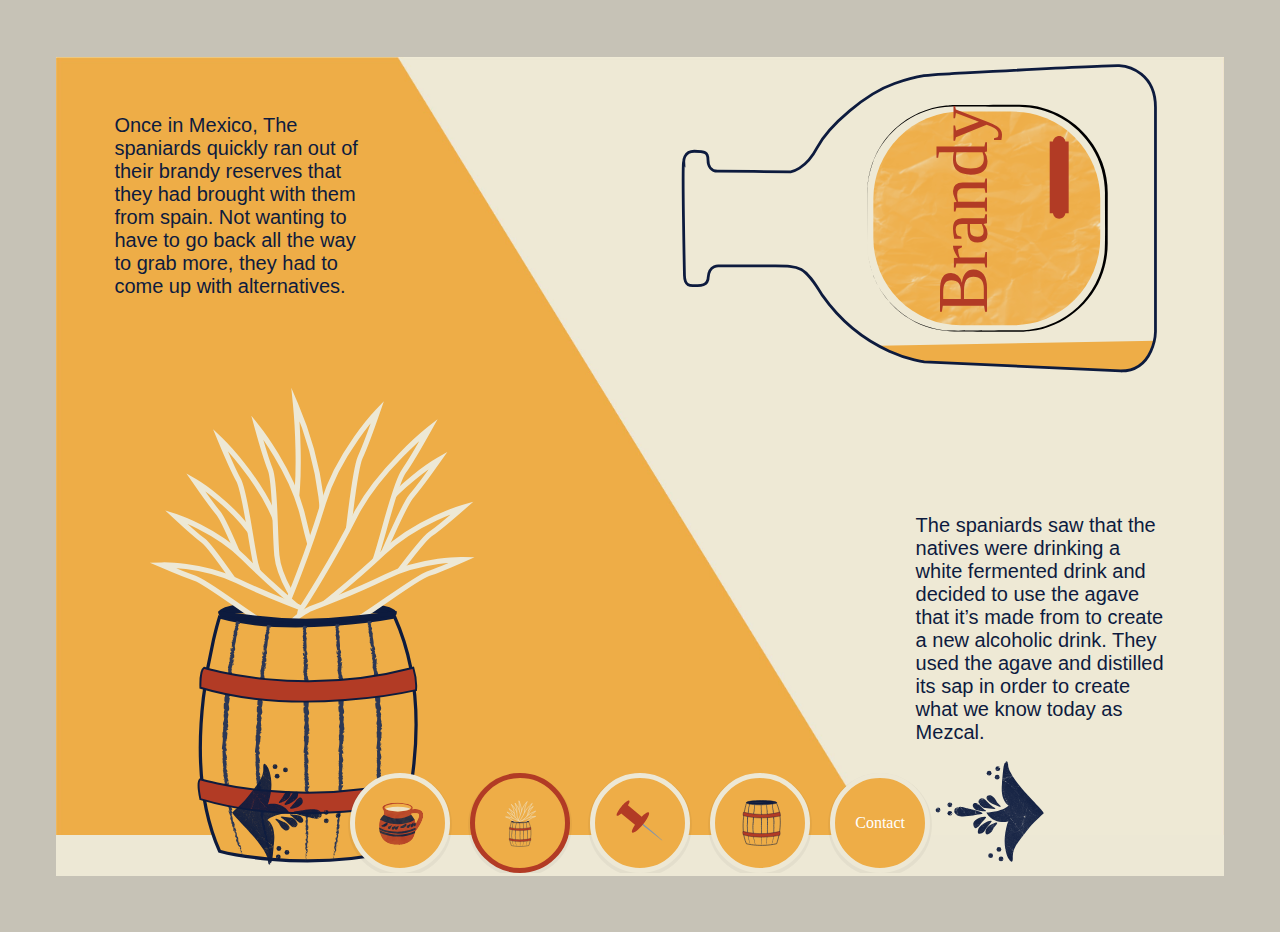
<file: col_info.html>
<html>
	<head>
		<!-- scripts -->
		
		<!-- styles -->
		<link rel="stylesheet" type="text/css" href="css/grid.css">
		<link rel="stylesheet" type="text/css" href="css/reset.css">
		<link rel="stylesheet" type="text/css" href="css/style.css">
		<!-- SEO -->
		<meta name="description" content="The History of Twqui">
		<meta name="author" content= "Alvaro Gonzalez Reynaud">
		<meta name="viewport" Content= "width=device-width, initial-scale=1.0">
		<!-- Bookmark Icon -->
		<link rel="icon" type="image/png" href="images/icon.png">
		<!-- Load Google Fonts -->
		<title> The History of Tequila</title>
	</head>

	<body>
		<div id="wrapper">
			<div class="grid">
				<div class="width-12-12-m width-12-12 project">
					<div class="project_inner_1">


						
						<div class="coltxt2"><p> Once in Mexico, The spaniards quickly ran out of their brandy reserves that they had brought with them from spain. Not wanting to have to go back all the way to grab more, they had to come up with alternatives.</p></div>

						<div class="coltxt3"><p> The spaniards saw that the natives were drinking a white fermented drink and decided to use the agave that it’s made from to create a new alcoholic drink. They used the agave and distilled its sap in order to create what we know today as Mezcal.</p></div>

						<div class="agbarrel"><img src="images/agave_barrel2.svg"></div>
						<div class="empty_bottle"><img src="images/empty_bottle.svg"></div>

					
							
						
						<!--
					 


						-->








						<!-- Bottom UI -->	

						<div class="timecontainer">
							<div class="timecontainer_inner">
								<div class="timeline">
									<div class ="elementcontainer">
										<div class ="leftarrow lhover">
											<a href="colonization.html"><img src="images/arrow_left.svg"></a>
										</div>
										<ul>
											<li>
												<a  href="pulque.html"><img class="icon" src="images/pulque.svg"></a>
											</li>	
											<li>
												<a id="active" href="colonization.html"><img class ="icon" src="images/agave_barrel2.svg"></a>
											</li>	
											<li>
												<a href="tequila.html"><img class="icon" src="images/pin.svg"></a>
											</li>	
											<li>
												<a href="cuervo.html"><img class="icon" src="images/single_barrel.svg"></a>
											</li>	
											<li>
												<a href="modern.html">Contact</a>
											</li>	
										</ul>
									<div class ="rightarrow rhover"><a href="tequila.html"><img src="images/arrow_right.svg"></a></div>
																				



									</div>
								</div>
							</div>
						</div>
						

						<!--
						<div class="pg2circle"></div>
						-->

							

						<div><img src="images/colbg.jpg"></div>




						


						<!-- Ref Img 
						<div><img src="images/colbg.jpg"></div>
						-->
						


						
						
						
					</div>
					
				</div>
			</div>
		</div>


	</body>


</html>
</file>
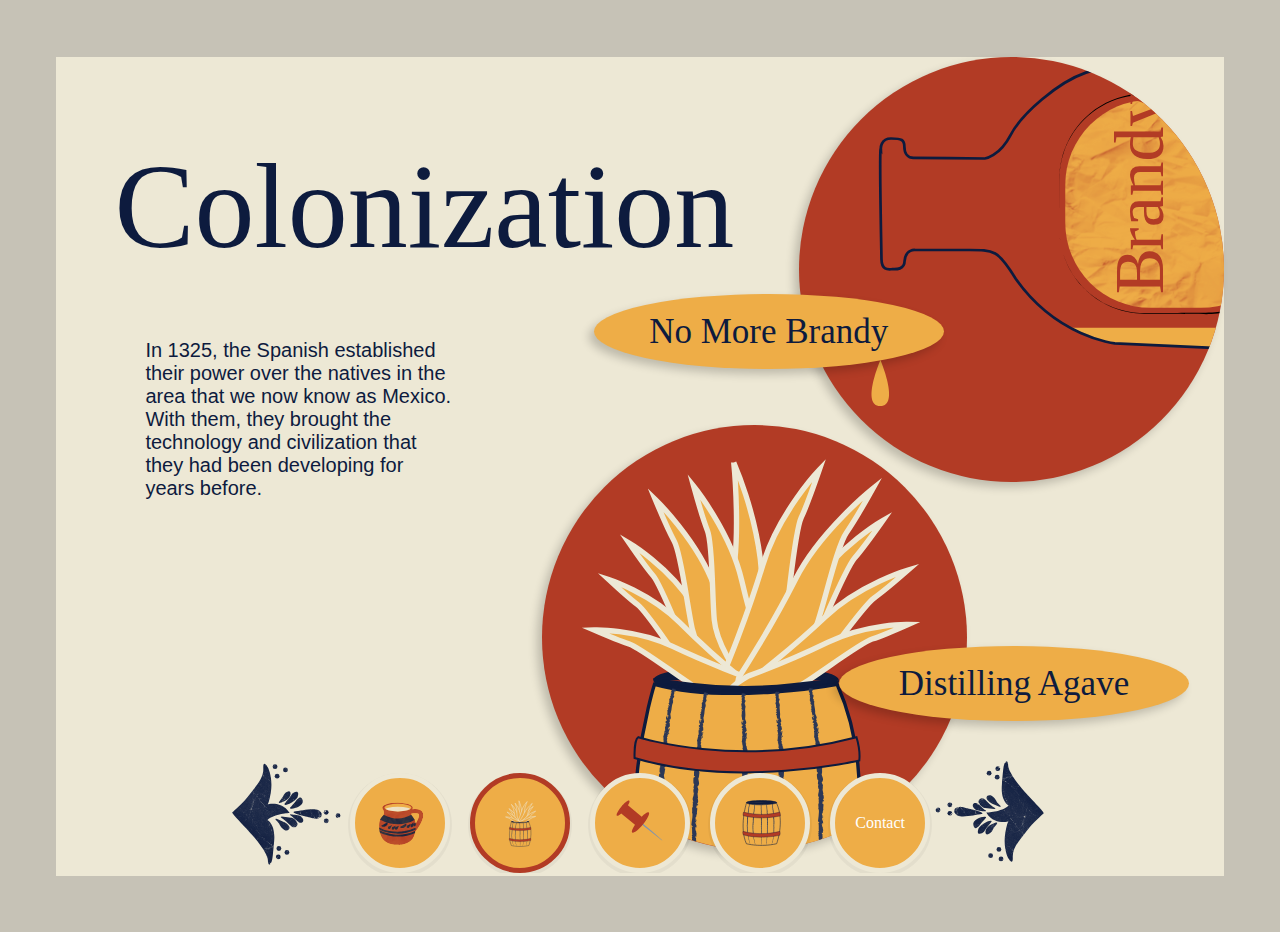
<file: colonization.html>
<html>
	<head>
		<!-- scripts -->
		
		<!-- styles -->
		<link rel="stylesheet" type="text/css" href="css/grid.css">
		<link rel="stylesheet" type="text/css" href="css/reset.css">
		<link rel="stylesheet" type="text/css" href="css/style.css">
		<!-- SEO -->
		<meta name="description" content="The History of Twqui">
		<meta name="author" content= "Alvaro Gonzalez Reynaud">
		<meta name="viewport" Content= "width=device-width, initial-scale=1.0">
		<!-- Bookmark Icon -->
		<link rel="icon" type="image/png" href="images/icon.png">
		<!-- Load Google Fonts -->
		<title> The History of Tequila</title>
	</head>

	<body>
		<div id="wrapper">
			<div class="grid">
				<div class="width-12-12-m width-12-12 project">
					<div class="project_inner_1">


						<div class="colword"><h1>Colonization</h1>
							<div class="coltxt"><p> In 1325, the Spanish established their power over the natives in the area that we now know as Mexico. With them, they brought the technology and civilization that they had been developing for years before. </p></div>
						</div>
							
						<div class="colcircle1 shadow"><img src="images/col_bottle.svg"><img class="drop" src="images/drop.svg"></div>
						<div class="colcircle2 shadow"><img src="images/agave_barrel.svg"></div> 

						<a href="col_info.html"><div class="colelipse1 shadow slide"><h2>No More Brandy</h2></div></a>
						<a href="col_info.html"><div class="colelipse2 shadow slide "><h2>Distilling Agave</h2></div></a>
						
						<!--
						

						<div class="pulquebottom"><img src="images/pulquebg.svg"></div>

						<div class="pulquejar"><img src="images/pulque.svg"></div>


						-->








						<!-- Bottom UI -->	

						<div class="timecontainer">
							<div class="timecontainer_inner">
								<div class="timeline">
									<div class ="elementcontainer">
										<div class ="leftarrow lhover">
											<a href="pulque.html"><img src="images/arrow_left.svg"></a>
										</div>
										<ul>
											<li>
												<a  href="pulque.html"><img class="icon" src="images/pulque.svg"></a>
											</li>	
											<li>
												<a id="active" href="colonization.html"><img class ="icon" src="images/agave_barrel2.svg"></a>
											</li>	
											<li>
												<a href="tequila.html"><img class="icon" src="images/pin.svg"></a>
											</li>	
											<li>
												<a href="cuervo.html"><img class="icon" src="images/single_barrel.svg"></a>
											</li>	
											<li>
												<a href="modern.html">Contact</a>
											</li>	
										</ul>
									<div class ="rightarrow rhover"><a href="col_info.html"><img src="images/arrow_right.svg"></a></div>
																				



								</div>
								</div>
							</div>
						</div>
						

						<!--
						<div class="pg2circle"></div>
						-->

							






						


						<!-- Ref Img 
						<div><img src="images/pg3.jpg"></div>
						-->
						


						
						
						
					</div>
					
				</div>
			</div>
		</div>


	</body>


</html>
</file>
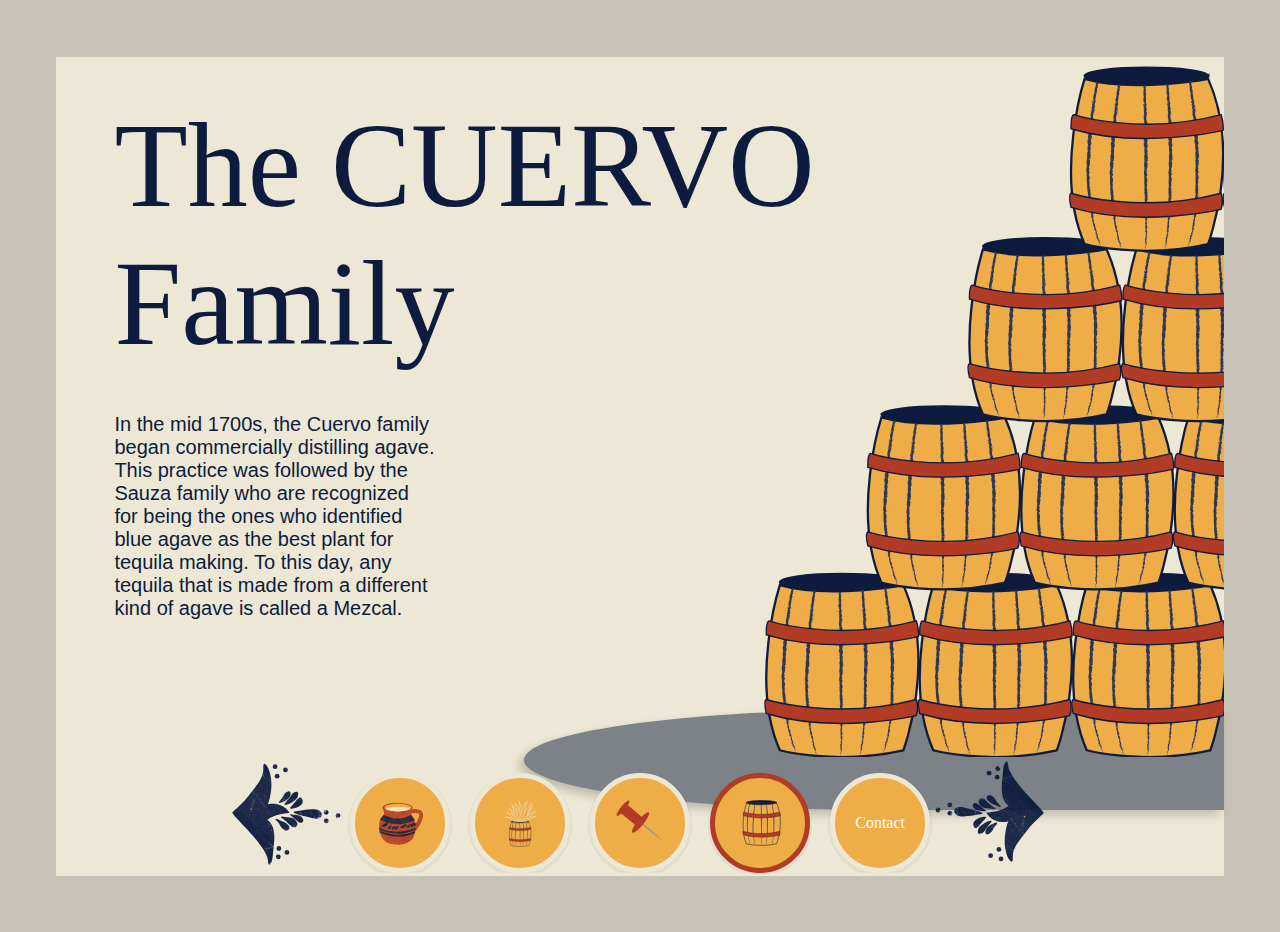
<file: cuervo.html>
<html>
	<head>
		<!-- scripts -->
		
		<!-- styles -->
		<link rel="stylesheet" type="text/css" href="css/grid.css">
		<link rel="stylesheet" type="text/css" href="css/reset.css">
		<link rel="stylesheet" type="text/css" href="css/style.css">
		<!-- SEO -->
		<meta name="description" content="The History of Twqui">
		<meta name="author" content= "Alvaro Gonzalez Reynaud">
		<meta name="viewport" Content= "width=device-width, initial-scale=1.0">
		<!-- Bookmark Icon -->
		<link rel="icon" type="image/png" href="images/icon.png">
		<!-- Load Google Fonts -->
		<title> The History of Tequila</title>
	</head>

	<body>
		<div id="wrapper">
			<div class="grid">
				<div class="width-12-12-m width-12-12 project">
					<div class="project_inner_1">
						<div class="barrelshadow shadow"></div>

						<div class="cuervoword"><h1>The CUERVO <br>Family</h1>
							<div class="cuervotxt"><p> In the mid 1700s, the Cuervo family began commercially distilling agave. This practice was followed by the Sauza family who are recognized for being the ones who identified blue agave as the best plant for tequila making. To this day, any tequila that is made from a different kind of agave is called a Mezcal. </p></div>
						</div>

					

						<div class="barrels1 "><img src="images/barrels.svg"></div>
						

						<!-- Bottom UI -->	

						<div class="timecontainer">
							<div class="timecontainer_inner">
								<div class="timeline">
									<div class ="elementcontainer">
										<div class ="leftarrow lhover">
											<a href="tequila.html"><img src="images/arrow_left.svg"></a>
										</div>
										<ul>
											<li>
												<a  href="pulque.html"><img class="icon" src="images/pulque.svg"></a>
											</li>	
											<li>
												<a href="colonization.html"><img class="icon" src="images/agave_barrel2.svg"></a>
											</li>	
											<li>
												<a  href="tequila.html"><img class="icon" src="images/pin.svg"></a>
											</li>	
											<li>
												<a id="active" href="cuervo.html"><img class="icon" src="images/single_barrel.svg"></a>
											</li>	
											<li>
												<a href="modern.html">Contact</a>
											</li>	
										</ul>
									<div class ="rightarrow rhover"><a href="modern.html"><img src="images/arrow_right.svg"></a></div>
																				



								</div>
								</div>
							</div>
						</div>
						

						<!--
						<div class="pg2circle"></div>
						-->

							






					


						<!-- Ref Img 
								<div><img src="images/teqbg.jpg"></div>
						<div><img src="images/pg2.jpg"></div>
						-->
						


						
						
						
					</div>
					
				</div>
			</div>
		</div>


	</body>


</html>
</file>
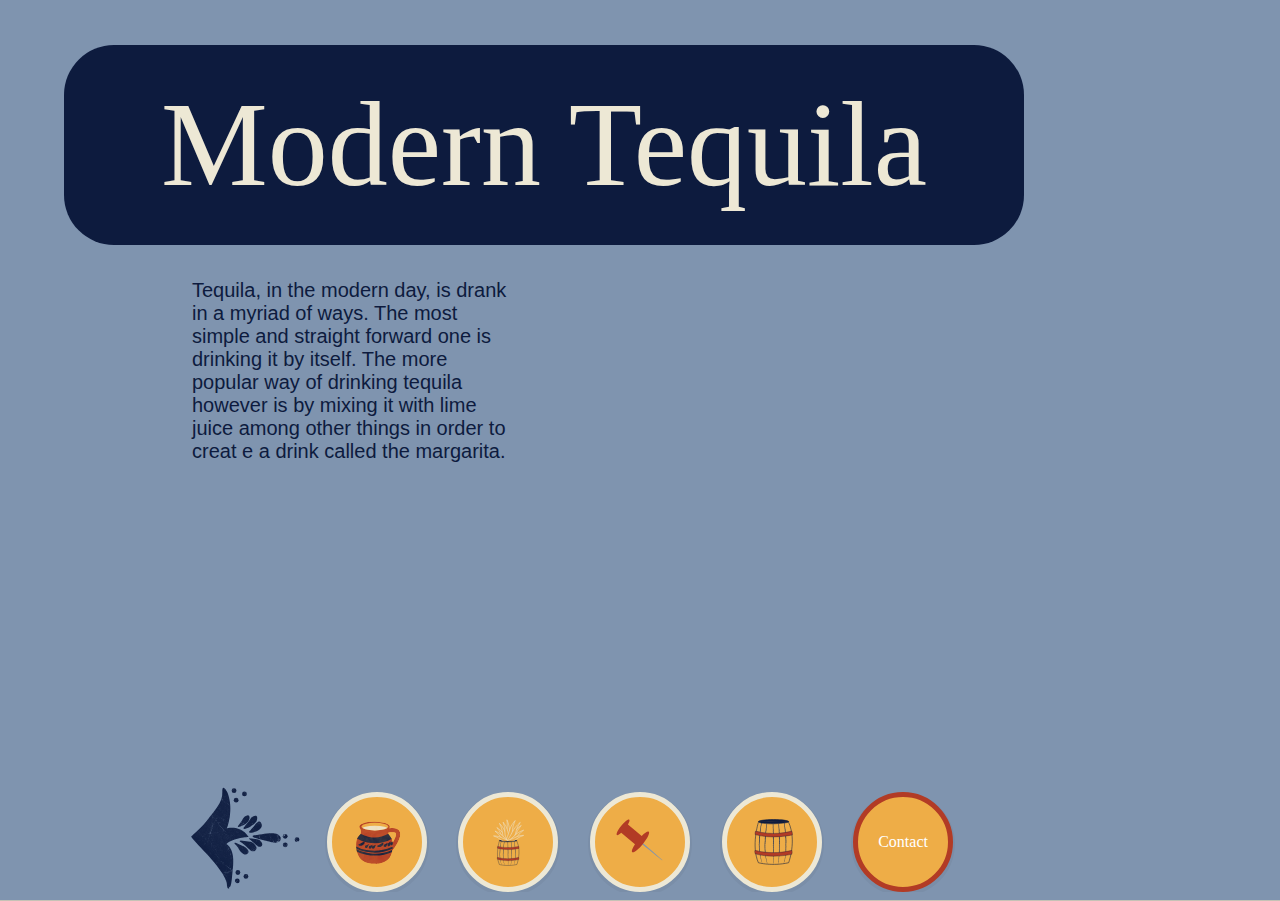
<file: modern.html>
<html>
	<head>
		<!-- scripts -->
		
		<!-- styles -->
		<link rel="stylesheet" type="text/css" href="css/grid.css">
		<link rel="stylesheet" type="text/css" href="css/reset.css">
		<link rel="stylesheet" type="text/css" href="css/style.css">
		<!-- SEO -->
		<meta name="description" content="The History of Twqui">
		<meta name="author" content= "Alvaro Gonzalez Reynaud">
		<meta name="viewport" Content= "width=device-width, initial-scale=1.0">
		<!-- Bookmark Icon -->
		<link rel="icon" type="image/png" href="images/icon.png">
		<!-- Load Google Fonts -->
		<title> The History of Tequila</title>
	</head>

	<body>

		<section>
			<svg width="100%" height="100%" version="1.1" xmlns="http://www.w3.org/2000/svg"><defs></defs><path id="myID" d=""/></svg>


			<div class="modh1"><h1>Modern Tequila</h1></div>
			<div class="modtxt"><p> Tequila, in the modern day, is drank in a myriad of ways. The most simple and straight forward one is drinking it by itself. The more popular way of drinking tequila however is by mixing it with lime juice among other things in order to creat e a drink called the margarita.</p></div>


		</section>
			
		<script src="https://cdnjs.cloudflare.com/ajax/libs/gsap/3.10.4/gsap.min.js" integrity="sha512-VEBjfxWUOyzl0bAwh4gdLEaQyDYPvLrZql3pw1ifgb6fhEvZl9iDDehwHZ+dsMzA0Jfww8Xt7COSZuJ/slxc4Q==" crossorigin="anonymous" referrerpolicy="no-referrer"></script>
		<script src="https://code.jquery.com/jquery-3.6.0.js" integrity="sha256-H+K7U5CnXl1h5ywQfKtSj8PCmoN9aaq30gDh27Xc0jk=" crossorigin="anonymous"></script>
		<script src="js/wavify.js"></script>
		<script src="js/jquery.wavify.js"></script>
		<script type="text/javascript">
			var myWave = $('#myID').wavify({
				  height: 550,
				  bones: 6,
				  amplitude: 40,
				  color: 'rgba(238, 173, 71, 1)',
				  speed: .25
				});
		</script>

		









	<!--
		<div id="wrapper">
			<div class="grid">
				<div class="width-12-12-m width-12-12 project">
					<div class="project_inner_1">
						<div class="topright"><img class="modimg" src="images/map.png"></div>

						<div class="modh1"><h1>Modern Tequila</h1>

						</div>

						<div class="modtxt"><p> Word word word Word word wordWord word wordWord word wordWord word wordWord word wordWord word wordWord word wordWord word wordWord word wordWord word wordWord word wordWord word wordWord word wordWord word wordWord word Word word word Word word wordWord word wordWord word wordWord word wordWord word wordWord word wordWord word wordWord word wordWord word wordWord word wordWord word wordWord word wordWord word wordWord word wordWord word </p></div>

						
					

					-->
						

						<!-- Bottom UI -->	

						<div class="timecontainer">
							<div class="timecontainer_inner">
								<div class="timeline">
									<div class ="elementcontainer">
										<div class ="leftarrow lhover">
											<a href="cuervo.html"><img src="images/arrow_left.svg"></a>
										</div>
										<ul>
											<li>
												<a  href="pulque.html"><img class="icon" src="images/pulque.svg"></a>
											</li>	
											<li>
												<a href="colonization.html"><img class="icon" src="images/agave_barrel2.svg"></a>
											</li>	
											<li>
												<a  href="tequila.html"><img class="icon" src="images/pin.svg"></a>
											</li>	
											<li>
												<a  href="cuervo.html"><img class="icon" src="images/single_barrel.svg"></a>
											</li>	
											<li>
												<a id="active" href="modern.html">Contact</a>
											</li>	
										</ul>
										<!--
									<div class ="rightarrow rhover"><a href="#"><img src="images/arrow_right.svg"></a></div>
								-->
																				



								</div>
								</div>
							</div>
						</div>
						

						<!--
						<div class="pg2circle"></div>
						-->

							






						


						<!-- Ref Img 
								<div><img src="images/teqbg.jpg"></div>
						<div><img src="images/pg2.jpg"></div>
						-->
						


						
						
						
					</div>
					
				</div>
			</div>
		</div>


	</body>


</html>
</file>
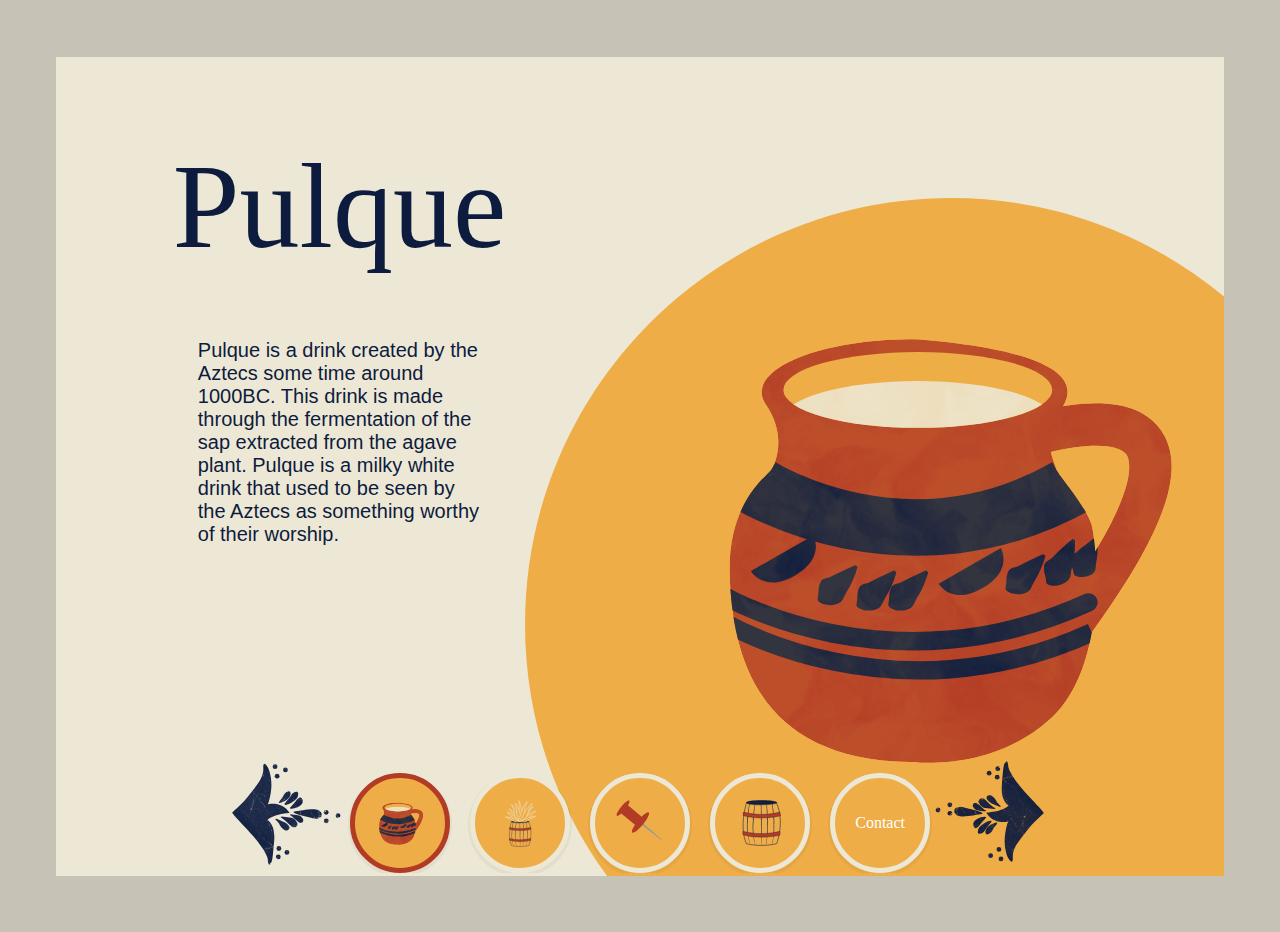
<file: pulque.html>
<html>
	<head>
		<!-- scripts -->
		
		<!-- styles -->
		<link rel="stylesheet" type="text/css" href="css/grid.css">
		<link rel="stylesheet" type="text/css" href="css/reset.css">
		<link rel="stylesheet" type="text/css" href="css/style.css">
		<!-- SEO -->
		<meta name="description" content="The History of Twqui">
		<meta name="author" content= "Alvaro Gonzalez Reynaud">
		<meta name="viewport" Content= "width=device-width, initial-scale=1.0">
		<!-- Bookmark Icon -->
		<link rel="icon" type="image/png" href="images/icon.png">
		<!-- Load Google Fonts -->
		<title> The History of Tequila</title>
	</head>

	<body>
		<div id="wrapper">
			<div class="grid">
				<div class="width-12-12-m width-12-12 project">
					<div class="project_inner_1">

						<div class="pulqueword"><h1>Pulque</h1>
							<div class="pulquetxt"><p> Pulque is a drink created by the Aztecs some time around 1000BC. This drink is made through the fermentation of the sap extracted from the agave plant. Pulque is a milky white drink that used to be seen by the Aztecs as something worthy of their worship.  </p></div>
						</div>

						<div class="pulquebottom"><img src="images/pulquebg.svg"></div>

						<div class="pulquejar"><img src="images/pulque.svg"></div>

						<!-- Bottom UI -->	

						<div class="timecontainer">
							<div class="timecontainer_inner">
								<div class="timeline">
									<div class ="elementcontainer">
										<div class ="leftarrow lhover">
											<a href="index.html"><img src="images/arrow_left.svg"></a>
										</div>
										<ul>
											<li>
												<a id="active" href="pulque.html"><img class="icon" src="images/pulque.svg"></a>
											</li>	
											<li>
												<a href="colonization.html"><img class="icon" src="images/agave_barrel2.svg"></a>
											</li>	
											<li>
												<a href="tequila.html"><img class="icon" src="images/pin.svg"></a>
											</li>	
											<li>
												<a href="cuervo.html"><img class="icon" src="images/single_barrel.svg"></a>
											</li>	
											<li>
												<a href="modern.html">Contact</a>
											</li>	
										</ul>
									<div class ="rightarrow rhover"><a href="colonization.html"><img src="images/arrow_right.svg"></a></div>
																				



								</div>
								</div>
							</div>
						</div>
						

						<!--
						<div class="pg2circle"></div>
						-->

							






						


						<!-- Ref Img 
						<div><img src="images/pg2.jpg"></div>
						-->
						


						
						
						
					</div>
					
				</div>
			</div>
		</div>


	</body>


</html>
</file>
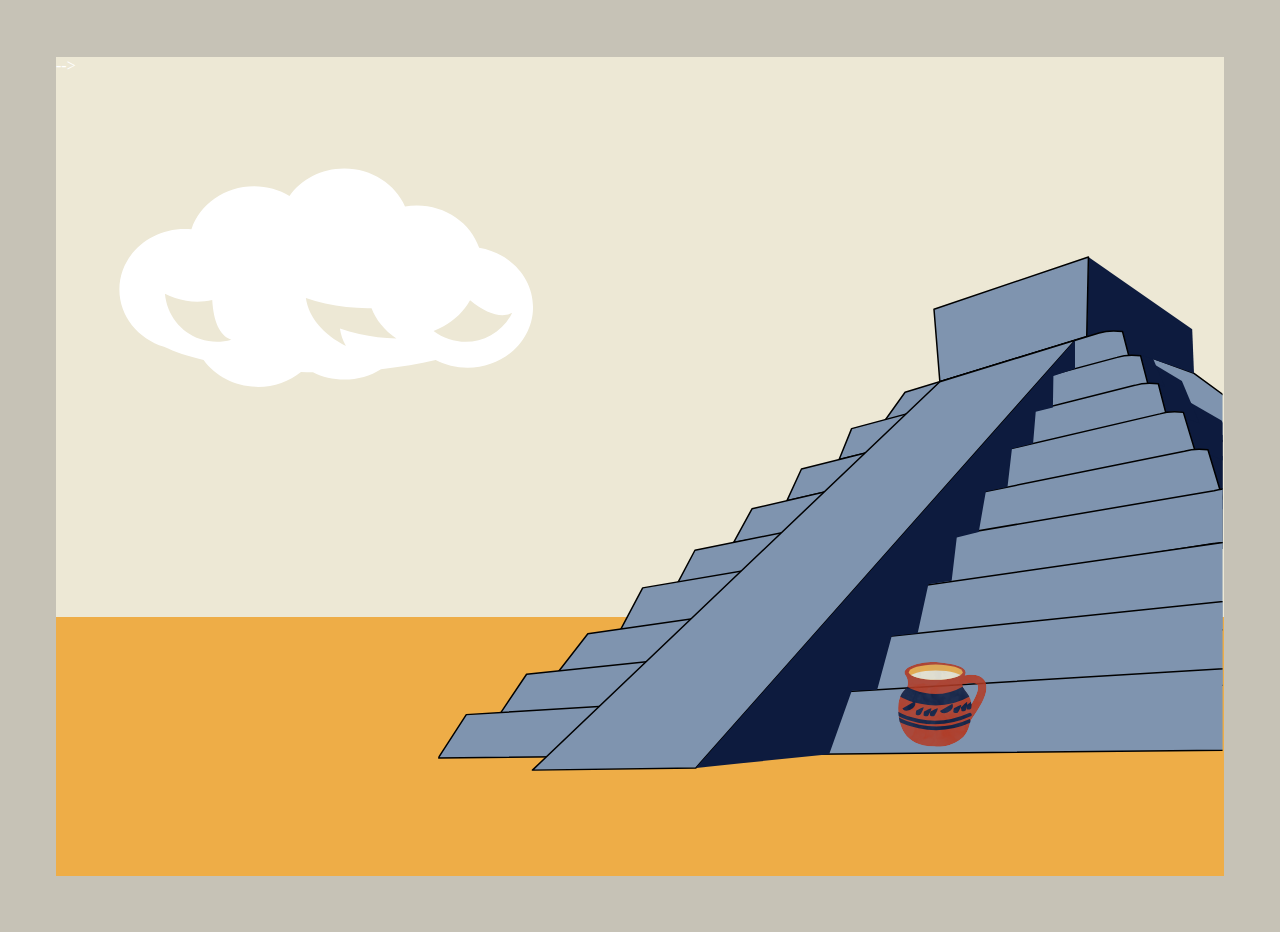
<file: transition1.html>
<html>
	<head>
		<!-- scripts -->
		
		<!-- styles -->
		<link rel="stylesheet" type="text/css" href="css/grid.css">
		<link rel="stylesheet" type="text/css" href="css/reset.css">
		<link rel="stylesheet" type="text/css" href="css/style.css">
		<!-- SEO -->
		<meta name="description" content="The History of Twqui">
		<meta name="author" content= "Alvaro Gonzalez Reynaud">
		<meta name="viewport" Content= "width=device-width, initial-scale=1.0">
		<!-- Bookmark Icon -->
		<link rel="icon" type="image/png" href="images/icon.png">
		<!-- Load Google Fonts -->
		<title> The History of Tequila</title>
	</head>

	<body>
		<div id="wrapper">
			<div class="grid">
				<div class="width-12-12-m width-12-12 project">
					<div class="project_inner_1">
						

						<!-- -->
						<div class="tr1bottom"></div>
						-->

						<div class="tr1cloud"><img class="cloudmove"src="images/cloud.svg"></div>

						<div class="pyramid"><img src="images/pyramid.svg"></div>

						<div class="trpulque"><a href = "pulque.html"><img class="shake" src="images/pulque.svg"></a></div>


						


						<!-- Ref Img 
						<div><img src="images/transition1.jpg"></div>
						-->
						


						
						
						
					</div>
					
				</div>
			</div>
		</div>


	</body>


</html>
</file>
<file: css/grid.css>
/* G R I D */

.grid {
  display: grid;
  grid-template-columns: repeat(12, 1fr);
  grid-gap: 1rem;
}
/*
.grid div {
  background-color:rgba(100,100,100,0);
}
*/



/* H E I G H T */

.height-2 {
	grid-row: span 2;
}

.height-3 {
	grid-row: span 3;
}


/* M O B I L E */

.width-1-12-m {
  grid-column: span 1;
}

.width-2-12-m {
  grid-column: span 2;
}

.width-3-12-m {
  grid-column: span 3;
}

.width-4-12-m {
  grid-column: span 4;
}

.width-5-12-m {
  grid-column: span 5;
}

.width-6-12-m {
  grid-column: span 6;
}

.width-7-12-m {
  grid-column: span 7;
}

.width-8-12-m {
  grid-column: span 8;
}

.width-9-12-m {
  grid-column: span 9;
}

.width-10-12-m {
  grid-column: span 10;
}

.width-11-12-m {
  grid-column: span 11;
}

.width-12-12-m {
  grid-column: span 12;
}

/* D E S K T O P / L A P T O P */

@media (min-width: 700px) {

  .grid {
    grid-gap: 2rem;
  }

  .width-1-12 {
    grid-column: span 1;
  }

  .width-2-12 {
    grid-column: span 2;
  }

  .width-3-12 {
    grid-column: span 3;
  }

  .width-4-12 {
    grid-column: span 4;
  }

  .width-5-12 {
    grid-column: span 5;
  }

  .width-6-12 {
    grid-column: span 6;
  }

  .width-7-12 {
    grid-column: span 7;
  }

  .width-8-12 {
    grid-column: span 8;
  }

  .width-9-12 {
    grid-column: span 9;
  }

  .width-10-12 {
    grid-column: span 10;
  }

  .width-11-12 {
    grid-column: span 11;
  }

  .width-12-12 {
    grid-column: span 12;
  }

}
</file>
<file: css/style.css>
/*stylesheet*/

/* Color Palette 

Cream Color = EDE8D5
Yellow = EEAD47
Light Blue = 7F94AF
Dark Blue = 0D1B3E
Red = B23B25


/*vars*/

:root {
  --background-color: #C6C2B6;
  --body-color: #fff;
}

body{
margin: 0;
color: var(--body-color);
background: var(--background-color);
}

h1{
	font-size: 120px;
	color: #0D1B3E;
}

h2{
	color: #0D1B3E;
	font-size: 35px;
}

p{
	color: #0D1B3E;
	font-size: 20px;
	font-family: Helvetica;
}

h5{
	text-align: center;
	padding-top: .2em;
	font-size: 30px;
	text-transform: uppercase;
	color: #0D1B3E;
}

.shadow{
	box-shadow: -5px 5px 10px rgba(0, 0, 0, 0.2)
}

/* Animations */

 @keyframes spin {
    50% { transform: rotate(180deg); }
    100% { transform: rotate(360deg); }
  }

.spin{
	transform-origin: center center;
	animation:spin 10s linear infinite;
}

@keyframes wobble {
	
	25%  { transform: translate(-2px, 20px);}
	50%  { transform: translate(20px, 40px);}
	75%  { transform: translate(0px, -10px);}
	100%{ transform: translate(0,0); }
}

.wobble{
	animation:wobble 10s ease infinite;
}


@keyframes cloudmove{

	100%{transform: translate(670px);}
}

.cloudmove{
	animation: cloudmove 20s linear infinite;
}

@keyframes shake{
	0%{transform: rotate(0deg);}
	10%{transform: rotate(20deg);}
	15%{transform: rotate(-20deg);}
	20%{transform: rotate(20deg);}
	25%{transform: rotate(-20deg);}
	30%{transform: rotate(20deg);}
	35%{transform: rotate(-20deg);}
	40%{transform: rotate(20deg);}
	45%{transform: rotate(-20deg);}
	50%{transform: rotate(0deg);}
}

.shake{
	animation: shake 2s ease-in-out infinite;
}


@keyframes slide{
	50%{transform: translate(25px);}
	100%{transform: translate(0px);}
}

.slide{
	animation:  slide 2s infinite;
}

#main_container {
	

}

#wrapper{
	margin: 0 auto;
	max-width: 1200px;
	min-height: 800px;
	padding: 1em;
	align-self: center;
	vertical-align: center;
}










/*Page 1*/









.project_inner_1{
	background-color: #EDE8D5;
  position: relative;
  width: 100%;
  height: 91vh;
  
}

.pg1bottom{
background: #0D1B3E;
	position: absolute;
	width: 100%;
	height: 33%;
	bottom:  0%;
	right: 0%;

}

.h1hover:hover{
	color: #EEAD47;
}

.start{
	background: #7F94AF;
	position: absolute;
	width: 29%;
	height: 6%;
	bottom:  8%;
	right: 8.2%;
	border-radius: 50px;
}
.starth:hover{
	background: #EDE8D5;
}

.tileflower{
	position: absolute;
	width: 29%;
	height: 6%;
	bottom:  78%;
	right: 46%;
	width: 275px;
}

.tilebird{
	position: absolute;
	width: 29%;
	height: 6%;
	bottom:  83.2%;
	right: 82.9%;
	width: 200px;
}

.bottle{
	position: absolute;
	width: 29%;
	height: 6%;
	bottom:  75%;
	right: 50%;
	width: 600px;
}

.project {
  display:  flex;
  align-items:  center;
  height:  100vh;
}

.titletext{
	position: absolute;
	width: 29%;
	height: 6%;
	bottom:  90%;
	right: 4%;
	min-width: 800px;
	text-align: right;
}









/* Transition 1*/









.tr1bottom{
	background: #EEAD47;
	position: absolute;
	width: 100%;
	height: 31.6%;
	bottom:  0%;
	right: 0%;
}

.pyramid{
	position: absolute;
	bottom: -6%;
	right: 0%;
	width: 850px;
}

.trpulque{
	position: absolute;
	bottom: 15%;
	right: 20%;
	width: 100px;
}

.tr1cloud{
	position: absolute;
	bottom: 50%;
	right: 40%;
	width: 800px;
}










/* Pulque Page */









.pulquebottom{
	position: absolute;
	width: 750px;
	bottom: 0;
	right: 0%;
}


.pulquejar{

	position: absolute;
	width: 500px;
	bottom: 10%;
	right: 3%;
}

.pulqueword{
	position: absolute;
	display: flex;
	justify-content: center;
	height: 70%;
	left: 10%;
	top: 10%;
}

.pulquetxt{
	position: absolute;
	height: 65%;
	width: 85%;
	bottom: 0%;
}







/* Colonization Page */






.colword{
	position: absolute;
	display: flex;
	justify-content: center;
	height: 70%;
	left: 5%;
	top: 10%;
}

.coltxt{
	position: absolute;
	height: 65%;
	width: 50%;
	bottom: 0%;
	left: 5%;
}

.coltxt2{
	position: absolute;
	width: 250px;
	top: 7%;
	left: 5%;
}

.coltxt3{
	position: absolute;
	width: 250px;
	bottom: 16%;
	right: 5%;
}


.agbarrel{
	position: absolute;
	width: 500px;
	bottom: 0%;

}

.empty_bottle{
	position: absolute;
	width: 500px;
	top: -10%;
	right: 5%;
}


.colcircle1{
	background: #B23B25;
	width: 425px;
	height: 425px;
	border-radius: 100%;
	position: absolute;
	right: 0%;
	top: 0%;
}

.colcircle2{
	background: #B23B25;
	width: 425px;
	height: 425px;
	border-radius: 100%;
	position: absolute;
	right: 22%;
	top: 45%;
}

.colelipse1{
	background: #EEAD47;
	width: 350px;
	height: 75px;
	border-radius: 100%;
	position: absolute;
	right: 24%;
	top: 29%;
	display: flex;
	justify-content: center;
	align-items: center;
}

.colelipse2{
	background: #EEAD47;
	width: 350px;
	height: 75px;
	border-radius: 100%;
	position: absolute;
	right: 3%;
	top: 72%;
	display: flex;
	justify-content: center;
	align-items: center;

}

.drop{
	position: absolute;
	width: 50px;
	left: 13%;
	bottom: 17%;

}

.elhover: hover{
	color: red ;
}







/* Tequila Jalisco Pg*/

.circle_clip{
	clip-path: circle(220px at center);
}


.map{

	position: absolute;
	width: 500px;
	bottom: 15%;
	right: 3%;
}


.pin{
	position: absolute;
	width: 75px;
	bottom: 50%;
	right: 58%;
}














/*Cuervo Page*/

.cuervoword{
	position: absolute;
	display: flex;
	justify-content: left;
	height: 70%;
	width: 75%;
	left: 5%;
	top: 5%;
}

.cuervotxt{
	height: 50%;
	width: 75%;
	top: 55%;
	position: absolute;
	column-count: 2;
	column-fill: auto;
}

.barrels1{
	position: absolute;
	width: 700px;
	right: 0%;
	top: 0%;
}


.barrelshadow{
	position: absolute;
	bottom: 8%;
	right: 0%;
	background: rgba(13, 27, 62, .5);
	width: 700px;
	height: 100px;
	border-radius: 100% 0 0 100%;
}








/*Modern Tequila*/

.topright{
	position: absolute;
	border-radius: 0 0 0 100%;
	top: 0%;
	right: 0%;
	width: 700px;
	height: 700px;
	background-color: indianred;
	overflow: hidden;
}

.modimg{
	width: 1000px;
	height: 1000px;
	position: absolute;

}


.modh1{
	background-color:#0D1B3E;
	border-radius: 50px;
	position: absolute;
	display: flex;
	top: 5%;
	left: 5%;
	height: 200px;
	width: 75%;
	align-items: center;
	justify-content: center;

}

.modtxt{
	position: absolute;
	width: 25%;
	left: 15%;
	top: 31%;
}




/* Timeline Design */











.timecontainer{
	position: absolute;
	bottom: 0%;
	margin-right: auto;
	margin-left: auto;
	align-items	: center;
	width: 100%;
	height: 12.8%;
}

.timecontainer_inner{
	
	margin-right: auto;
	margin-left: auto;
	align-content	: center;
	width: 80%;
	height: 100%;
}

.elementcontainer{
	margin-right: auto;
	margin-left: auto;
	align-content	: center;
	width: 64.25%;
	height: 100%;
}


.timeline {
-webkit-font-smoothing: antialiased;
}

.timeline ul {
display: flex;
justify-content: center;
vertical-align: center;
list-style: none;
list-style-type: none;
padding: 0;
margin: 0 auto;
overflow: auto;
width: 100%;

}

.timeline li {

float: left;
margin: auto;
transition: all 0.2s ease-in-out;
}





#active{
border-color: #B23B25;
}

.timeline li a {
background: #EEAD47;
border-style: solid;
border-color: #EDE8D5;
border-width: 5px;
color: white;
font-weight: normal;
text-align: center;
display: flex;
justify-content: center;
align-items: center;
border-radius: 100%;	
width: 100px;
height: 100px;
transition: all 0.2s ease-in-out;
box-shadow: 0px 2px 0px 2px rgba(0, 0, 0, 0.04);
}

.leftarrow{
	position: absolute;
	left: 14%;
	bottom: 1.5%;
	width: 125px;
}

@keyframes lhover{
	50%{transform: translate(-25px);}

}
.lhover:hover {
	animation: lhover 2s ease-in-out 3;
}



.rightarrow{
	position: absolute;
	left: 75%;
	bottom: 1.5%;
	width: 125px;
}

@keyframes rhover{
	50%{transform: translate(25px);}

}
.rhover:hover {
	animation: rhover 2s ease-in-out 3;
}


.timeline li:hover a {
background: #7F94AF;
}


.icon{
	width: 50px;
}









section{
	position: absolute;
	width: 100%;
	height: 100vh;
	display: flex;
	justify-content: center;
	align-items: center;
	background-color: #7F94AF;

}

section h1{
	color: #EDE8D5;
	

}

section svg{
	position: absolute;
	top: 0;
	left: 0;

}
</file>
